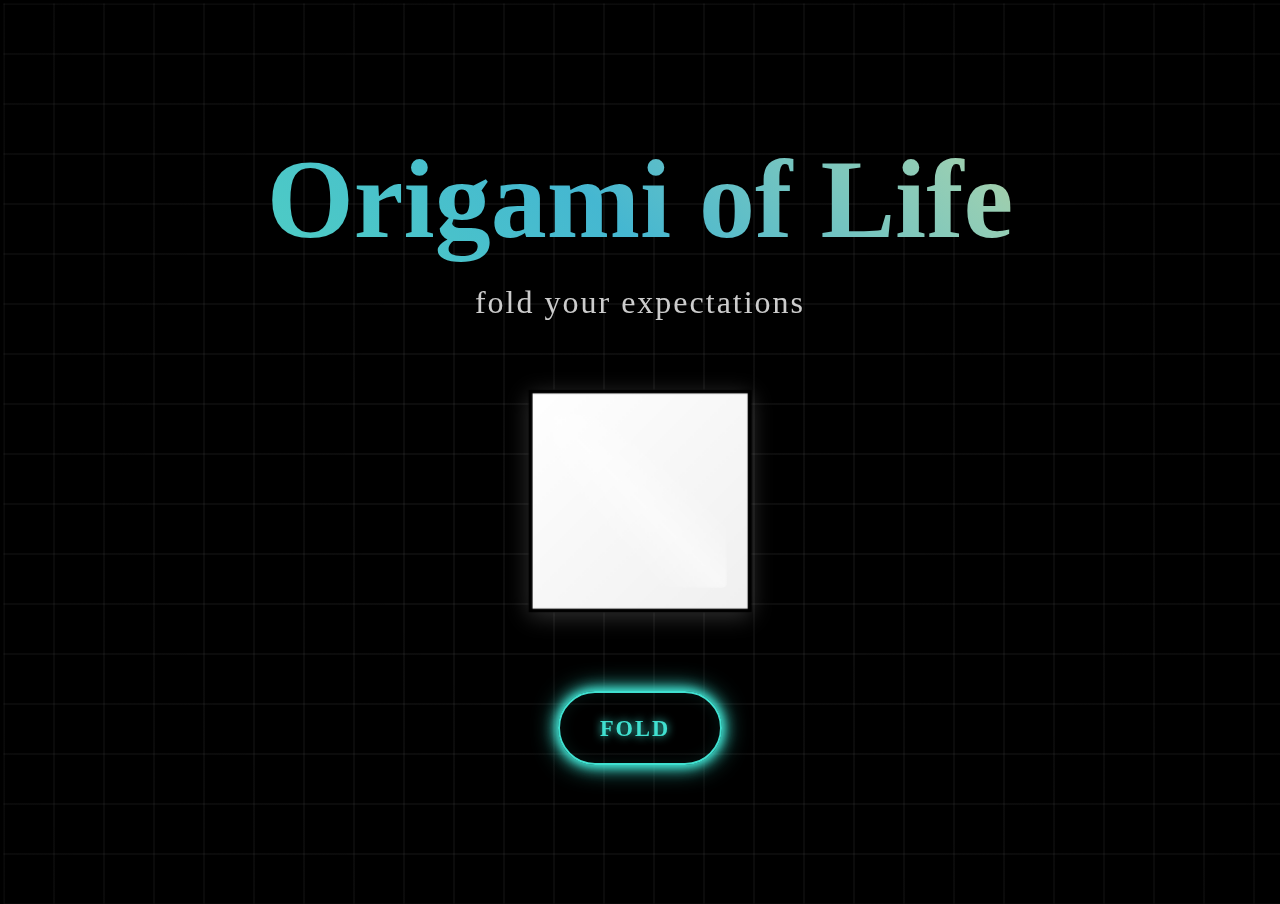
<file: index.html>
<!DOCTYPE html>
<html lang="en">
<head>
    <meta charset="UTF-8">
    <meta name="viewport" content="width=device-width, initial-scale=1.0">
    <title>Origami of Life</title>
    <link rel="stylesheet" href="style.css">
    <link href="https://fonts.googleapis.com/css2?family=Playfair+Display:wght@400;700;900&family=Inter:wght@300;400;500;600&display=swap" rel="stylesheet">
</head>
<body>
    <div class="grid-background">
        <div class="grid-overlay"></div>
    </div>
    
    <div class="container">
        <header class="header">
            <h1 class="title" id="title">
                <span class="title-text">Origami of Life</span>
            </h1>
            <p class="subtitle">fold your expectations</p>
        </header>
        
        <main class="content">
            <div class="origami-section">
                <div class="origami-container">
                    <div class="origami-paper" id="origamiPaper">
                        <div class="paper-face front"></div>
                        <div class="paper-face back"></div>
                        <div class="paper-face left"></div>
                        <div class="paper-face right"></div>
                        <div class="paper-face top"></div>
                        <div class="paper-face bottom"></div>
                    </div>
                </div>
                
                <div class="fold-button-container">
                    <button class="fold-btn" id="foldBtn">
                        <span class="fold-text">Fold</span>
                        <span class="fold-icon"></span>
                    </button>
                </div>
            </div>
        </main>
    </div>
    
    <script src="app.js"></script>
</body>
</html>
</file>
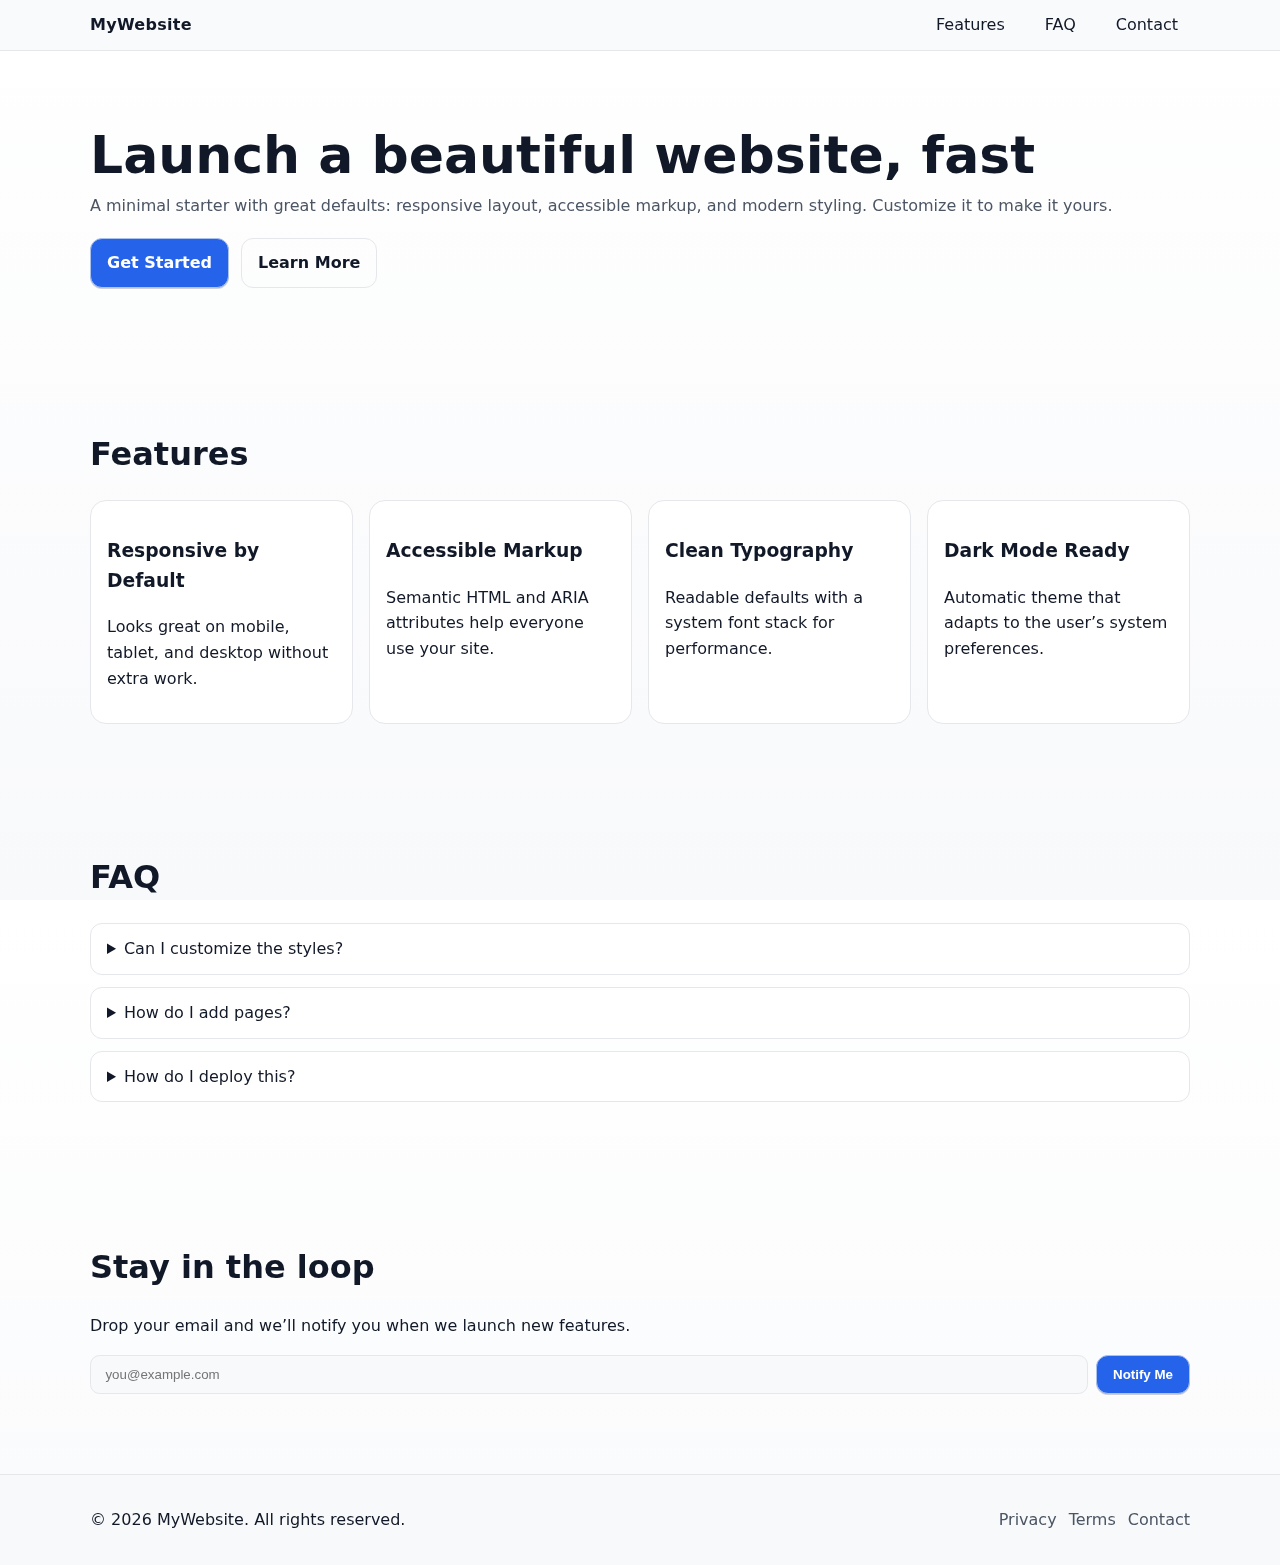
<file: website/index.html>
<!doctype html>
<html lang="en">
  <head>
    <meta charset="utf-8" />
    <meta name="viewport" content="width=device-width, initial-scale=1" />
    <title>My Website</title>
    <meta name="description" content="A clean, fast, and responsive starter website." />
    <link rel="stylesheet" href="styles.css" />
  </head>
  <body>
    <header class="site-header">
      <nav class="container nav">
        <a class="brand" href="#">MyWebsite</a>
        <button class="nav-toggle" aria-expanded="false" aria-controls="primary-navigation" aria-label="Toggle navigation">
          <span class="nav-toggle-bar"></span>
          <span class="nav-toggle-bar"></span>
          <span class="nav-toggle-bar"></span>
        </button>
        <ul id="primary-navigation" class="nav-links">
          <li><a href="#features">Features</a></li>
          <li><a href="#faq">FAQ</a></li>
          <li><a href="#contact">Contact</a></li>
        </ul>
      </nav>
    </header>

    <main>
      <section class="hero container">
        <div class="hero-content">
          <h1>Launch a beautiful website, fast</h1>
          <p class="subtitle">A minimal starter with great defaults: responsive layout, accessible markup, and modern styling. Customize it to make it yours.</p>
          <div class="actions">
            <a class="button button-primary" href="#contact">Get Started</a>
            <a class="button button-ghost" href="#features">Learn More</a>
          </div>
        </div>
      </section>

      <section id="features" class="section container">
        <h2 class="section-title">Features</h2>
        <div class="grid">
          <article class="card">
            <h3>Responsive by Default</h3>
            <p>Looks great on mobile, tablet, and desktop without extra work.</p>
          </article>
          <article class="card">
            <h3>Accessible Markup</h3>
            <p>Semantic HTML and ARIA attributes help everyone use your site.</p>
          </article>
          <article class="card">
            <h3>Clean Typography</h3>
            <p>Readable defaults with a system font stack for performance.</p>
          </article>
          <article class="card">
            <h3>Dark Mode Ready</h3>
            <p>Automatic theme that adapts to the user’s system preferences.</p>
          </article>
        </div>
      </section>

      <section id="faq" class="section container">
        <h2 class="section-title">FAQ</h2>
        <details class="faq-item">
          <summary>Can I customize the styles?</summary>
          <p>Yes. Edit <code>styles.css</code> to change colors, spacing, and components.</p>
        </details>
        <details class="faq-item">
          <summary>How do I add pages?</summary>
          <p>Create new HTML files and link to them in the navigation.</p>
        </details>
        <details class="faq-item">
          <summary>How do I deploy this?</summary>
          <p>You can host static sites on many platforms. See the README for quick deploy tips.</p>
        </details>
      </section>

      <section id="contact" class="section container cta">
        <h2 class="section-title">Stay in the loop</h2>
        <p>Drop your email and we’ll notify you when we launch new features.</p>
        <form id="contact-form" class="form">
          <label class="sr-only" for="email">Email</label>
          <input id="email" name="email" type="email" placeholder="you@example.com" required />
          <button type="submit" class="button button-primary">Notify Me</button>
        </form>
        <p id="form-message" class="form-message" role="status" aria-live="polite"></p>
      </section>
    </main>

    <footer class="site-footer">
      <div class="container footer-inner">
        <p>© <span id="year"></span> MyWebsite. All rights reserved.</p>
        <ul class="footer-links">
          <li><a href="#">Privacy</a></li>
          <li><a href="#">Terms</a></li>
          <li><a href="#contact">Contact</a></li>
        </ul>
      </div>
    </footer>

    <script src="script.js" defer></script>
  </body>
</html>
</file>
<file: website/styles.css>
:root {
  --bg: #0b0c10;
  --surface: #111218;
  --text: #e6e6e6;
  --muted: #b9bcc6;
  --primary: #6aa5ff;
  --primary-contrast: #06111f;
  --ring: #6aa5ff55;
  --border: #2a2d39;
  --card: #151726;
}

@media (prefers-color-scheme: light) {
  :root {
    --bg: #ffffff;
    --surface: #f8f9fb;
    --text: #111827;
    --muted: #4b5563;
    --primary: #2563eb;
    --primary-contrast: #ffffff;
    --ring: #2563eb44;
    --border: #e5e7eb;
    --card: #ffffff;
  }
}

* {
  box-sizing: border-box;
}

html, body {
  height: 100%;
}

body {
  margin: 0;
  font-family: ui-sans-serif, system-ui, -apple-system, "Segoe UI", Roboto, "Helvetica Neue", Arial, "Noto Sans", "Apple Color Emoji", "Segoe UI Emoji";
  color: var(--text);
  background: linear-gradient(180deg, var(--bg) 0%, var(--surface) 100%);
  line-height: 1.6;
}

.container {
  width: min(1100px, 92%);
  margin-inline: auto;
}

/* Header */
.site-header {
  position: sticky;
  top: 0;
  z-index: 50;
  backdrop-filter: saturate(180%) blur(12px);
  background: color-mix(in oklab, var(--surface) 80%, transparent);
  border-bottom: 1px solid var(--border);
}

.nav {
  display: flex;
  align-items: center;
  justify-content: space-between;
  padding: 0.75rem 0;
}

.brand {
  font-weight: 700;
  text-decoration: none;
  color: var(--text);
  letter-spacing: 0.3px;
}

.nav-links {
  display: flex;
  align-items: center;
  gap: 1rem;
  list-style: none;
  margin: 0;
  padding: 0;
}

.nav-links a {
  color: var(--text);
  text-decoration: none;
  padding: 0.5rem 0.75rem;
  border-radius: 0.5rem;
}

.nav-links a:hover,
.nav-links a:focus-visible {
  outline: none;
  background: var(--card);
}

.nav-toggle {
  display: none;
  background: transparent;
  border: 1px solid var(--border);
  color: var(--text);
  padding: 0.4rem 0.5rem;
  border-radius: 0.5rem;
}

.nav-toggle .nav-toggle-bar {
  display: block;
  width: 24px;
  height: 2px;
  background: var(--text);
  margin: 4px 0;
}

@media (max-width: 820px) {
  .nav-toggle { display: inline-flex; }
  .nav-links {
    position: absolute;
    inset: 60px 0 auto 0;
    background: var(--surface);
    border-bottom: 1px solid var(--border);
    padding: 0.75rem; 
    display: none;
    flex-direction: column;
  }
  .nav-links[data-open="true"] { display: flex; }
}

/* Hero */
.hero {
  padding: clamp(2rem, 6vw, 5rem) 0;
  display: grid;
  align-items: center;
}

.hero h1 {
  font-size: clamp(2rem, 4.2vw, 3.25rem);
  line-height: 1.1;
  margin: 0 0 0.5rem;
}

.subtitle {
  margin: 0 0 1.25rem;
  color: var(--muted);
}

.actions {
  display: flex;
  gap: 0.75rem;
  flex-wrap: wrap;
}

.button {
  display: inline-flex;
  align-items: center;
  justify-content: center;
  gap: 0.5rem;
  border-radius: 0.75rem;
  padding: 0.7rem 1rem;
  font-weight: 600;
  text-decoration: none;
  border: 1px solid var(--border);
}

.button-primary {
  color: var(--primary-contrast);
  background: var(--primary);
  border-color: color-mix(in oklab, var(--primary) 30%, var(--border));
  box-shadow: 0 1px 0 0 color-mix(in srgb, black 18%, transparent), 0 0 0 6px transparent;
}

.button-primary:hover,
.button-primary:focus-visible {
  filter: brightness(1.05);
  box-shadow: 0 1px 0 0 color-mix(in srgb, black 18%, transparent), 0 0 0 6px var(--ring);
}

.button-ghost {
  color: var(--text);
  background: transparent;
}

/* Sections */
.section {
  padding: clamp(2rem, 5vw, 4rem) 0;
}

.section-title {
  font-size: clamp(1.4rem, 3.5vw, 2rem);
  margin: 0 0 1.25rem;
}

.grid {
  display: grid;
  grid-template-columns: repeat(4, 1fr);
  gap: 1rem;
}

@media (max-width: 1024px) {
  .grid { grid-template-columns: repeat(2, 1fr); }
}

@media (max-width: 640px) {
  .grid { grid-template-columns: 1fr; }
}

.card {
  background: var(--card);
  border: 1px solid var(--border);
  border-radius: 1rem;
  padding: 1rem;
}

/* FAQ */
.faq-item {
  background: var(--card);
  border: 1px solid var(--border);
  border-radius: 0.75rem;
  padding: 0.75rem 1rem;
  margin: 0 0 0.75rem;
}

.faq-item summary {
  cursor: pointer;
}

/* CTA */
.cta .form {
  display: flex;
  gap: 0.5rem;
  flex-wrap: wrap;
}

.form input[type="email"] {
  flex: 1 1 260px;
  min-width: 220px;
  border: 1px solid var(--border);
  border-radius: 0.6rem;
  padding: 0.7rem 0.9rem;
  color: var(--text);
  background: var(--surface);
}

.form input[type="email"]:focus-visible {
  outline: 2px solid transparent;
  box-shadow: 0 0 0 6px var(--ring);
}

.form-message {
  color: var(--muted);
  margin-top: 0.75rem;
}

/* Footer */
.site-footer {
  border-top: 1px solid var(--border);
  background: var(--surface);
}

.footer-inner {
  display: flex;
  align-items: center;
  justify-content: space-between;
  gap: 1rem;
  padding: 1rem 0;
}

.footer-links {
  display: flex;
  gap: 0.75rem;
  list-style: none;
  margin: 0;
  padding: 0;
}

.footer-links a {
  color: var(--muted);
  text-decoration: none;
}

/* A11y */
.sr-only {
  position: absolute;
  width: 1px;
  height: 1px;
  padding: 0;
  margin: -1px;
  overflow: hidden;
  clip: rect(0, 0, 0, 0);
  white-space: nowrap;
  border: 0;
}
</file>
<file: style.css>
/* Reset and base styles */
* {
    margin: 0;
    padding: 0;
    box-sizing: border-box;
}

body {
    font-family: 'Times New Roman', serif;
    background: #000000;
    color: #ffffff;
    min-height: 100vh;
    overflow-x: hidden;
    position: relative;
}

/* Grid background */
.grid-background {
    position: fixed;
    top: 0;
    left: 0;
    width: 100%;
    height: 100%;
    background-image: 
        linear-gradient(rgba(255, 255, 255, 0.1) 1px, transparent 1px),
        linear-gradient(90deg, rgba(255, 255, 255, 0.1) 1px, transparent 1px);
    background-size: 50px 50px;
    z-index: -2;
}

.grid-overlay {
    position: absolute;
    top: 0;
    left: 0;
    width: 100%;
    height: 100%;
    background: radial-gradient(circle at 50% 50%, transparent 0%, rgba(0, 0, 0, 0.3) 100%);
    z-index: -1;
}

/* Container */
.container {
    position: relative;
    width: 100%;
    min-height: 100vh;
    display: flex;
    flex-direction: column;
    align-items: center;
    justify-content: center;
    padding: 20px;
    z-index: 1;
}

/* Header styles */
.header {
    text-align: center;
    margin-bottom: 80px;
    z-index: 10;
    width: 100%;
    max-width: 800px;
}

/* Moving gradient title */
.title {
    font-family: 'Times New Roman', serif;
    font-size: clamp(3.5rem, 9vw, 7rem);
    font-weight: 900;
    margin-bottom: 20px;
    position: relative;
    overflow: hidden;
    text-align: center;
    width: 100%;
}

.title-text {
    background: linear-gradient(
        45deg,
        #ff6b6b,
        #4ecdc4,
        #45b7d1,
        #96ceb4,
        #feca57,
        #ff9ff3,
        #54a0ff,
        #5f27cd,
        #00d2d3,
        #ff9f43
    );
    background-size: 400% 400%;
    -webkit-background-clip: text;
    -webkit-text-fill-color: transparent;
    background-clip: text;
    animation: gradientMove 8s ease-in-out infinite;
    display: inline-block;
    position: relative;
}

.title-text::before {
    content: '';
    position: absolute;
    top: 0;
    left: 0;
    right: 0;
    bottom: 0;
    background: linear-gradient(
        45deg,
        #ff6b6b,
        #4ecdc4,
        #45b7d1,
        #96ceb4,
        #feca57,
        #ff9ff3,
        #54a0ff,
        #5f27cd,
        #00d2d3,
        #ff9f43
    );
    background-size: 400% 400%;
    -webkit-background-clip: text;
    -webkit-text-fill-color: transparent;
    background-clip: text;
    animation: gradientMove 8s ease-in-out infinite reverse;
    opacity: 0.3;
    filter: blur(2px);
    z-index: -1;
}

@keyframes gradientMove {
    0% {
        background-position: 0% 50%;
    }
    25% {
        background-position: 100% 50%;
    }
    50% {
        background-position: 100% 100%;
    }
    75% {
        background-position: 0% 100%;
    }
    100% {
        background-position: 0% 50%;
    }
}

.subtitle {
    font-size: clamp(1.4rem, 3.5vw, 2rem);
    color: #ffffff;
    font-weight: 300;
    letter-spacing: 2px;
    text-transform: lowercase;
    opacity: 0.8;
    animation: subtitleGlow 3s ease-in-out infinite alternate;
    text-align: center;
    width: 100%;
    font-family: 'Times New Roman', serif;
}

@keyframes subtitleGlow {
    0% {
        text-shadow: 0 0 5px rgba(255, 255, 255, 0.3);
    }
    100% {
        text-shadow: 0 0 20px rgba(255, 255, 255, 0.6);
    }
}

/* Content */
.content {
    width: 100%;
    max-width: 800px;
    text-align: center;
}

/* Origami section */
.origami-section {
    display: flex;
    flex-direction: column;
    align-items: center;
    gap: 50px;
}

.origami-container {
    perspective: 1000px;
    width: 200px;
    height: 200px;
    margin: 0 auto;
}

.origami-paper {
    position: relative;
    width: 100%;
    height: 100%;
    transform-style: preserve-3d;
    animation: autoRotate 12s linear infinite;
    cursor: pointer;
}

@keyframes autoRotate {
    0% {
        transform: rotateY(0deg) rotateX(0deg);
    }
    16.66% {
        transform: rotateY(90deg) rotateX(0deg);
    }
    33.33% {
        transform: rotateY(180deg) rotateX(0deg);
    }
    50% {
        transform: rotateY(270deg) rotateX(0deg);
    }
    66.66% {
        transform: rotateY(0deg) rotateX(90deg);
    }
    83.33% {
        transform: rotateY(0deg) rotateX(180deg);
    }
    100% {
        transform: rotateY(0deg) rotateX(0deg);
    }
}

.origami-paper:hover {
    animation-play-state: paused;
    transform: scale(1.05);
}

.paper-face {
    position: absolute;
    width: 100%;
    height: 100%;
    background: 
        linear-gradient(135deg, #ffffff, #f0f0f0),
        repeating-linear-gradient(
            0deg,
            transparent,
            transparent 8px,
            rgba(0, 0, 0, 0.1) 8px,
            rgba(0, 0, 0, 0.1) 9px
        ),
        repeating-linear-gradient(
            90deg,
            transparent,
            transparent 8px,
            rgba(0, 0, 0, 0.1) 8px,
            rgba(0, 0, 0, 0.1) 9px
        );
    border: 3px solid #000000;
    display: flex;
    align-items: center;
    justify-content: center;
    font-size: 24px;
    color: #000000;
    font-weight: bold;
    backface-visibility: hidden;
    box-shadow: 
        0 4px 20px rgba(255, 255, 255, 0.2),
        inset 0 0 20px rgba(255, 255, 255, 0.1),
        0 0 0 1px rgba(0, 0, 0, 0.5);
    transition: all 0.3s ease;
}

.paper-face::before {
    content: '';
    position: absolute;
    top: 10%;
    left: 10%;
    right: 10%;
    bottom: 10%;
    background: linear-gradient(45deg, transparent 30%, rgba(255, 255, 255, 0.5) 50%, transparent 70%);
    border-radius: 4px;
}

.front { transform: rotateY(0deg) translateZ(100px); }
.back { transform: rotateY(180deg) translateZ(100px); }
.left { transform: rotateY(-90deg) translateZ(100px); }
.right { transform: rotateY(90deg) translateZ(100px); }
.top { transform: rotateX(90deg) translateZ(100px); }
.bottom { transform: rotateX(-90deg) translateZ(100px); }

/* Quote container */
.quote-container {
    max-width: 600px;
    margin: 0 auto;
    padding: 40px;
    background: rgba(255, 255, 255, 0.05);
    border-radius: 20px;
    box-shadow: 0 8px 32px rgba(255, 255, 255, 0.1);
    backdrop-filter: blur(10px);
    border: 1px solid rgba(255, 255, 255, 0.1);
    transition: all 0.5s ease;
}

.quote-container:hover {
    transform: translateY(-5px);
    box-shadow: 0 12px 40px rgba(255, 255, 255, 0.15);
    background: rgba(255, 255, 255, 0.08);
}

.quote {
    font-family: 'Playfair Display', serif;
    font-size: clamp(1.3rem, 3.5vw, 1.8rem);
    font-style: italic;
    color: #ffffff;
    line-height: 1.6;
    margin-bottom: 20px;
    position: relative;
}

.quote::before {
    content: '"';
    font-size: 4rem;
    color: #ffffff;
    position: absolute;
    top: -15px;
    left: -25px;
    font-family: serif;
    opacity: 0.3;
}

.quote-author {
    font-size: 1rem;
    color: #ffffff;
    font-style: normal;
    font-weight: 500;
    opacity: 0.7;
    letter-spacing: 1px;
}

/* Quote animations */
.quote-fade-in {
    animation: quoteFadeIn 0.8s ease-out;
}

@keyframes quoteFadeIn {
    0% {
        opacity: 0;
        transform: translateY(30px);
    }
    100% {
        opacity: 1;
        transform: translateY(0);
    }
}

/* Particle effects */
.particle {
    position: absolute;
    width: 4px;
    height: 4px;
    background: linear-gradient(135deg, #ffffff, #f0f0f0);
    border-radius: 50%;
    pointer-events: none;
    z-index: 10;
    opacity: 0;
    box-shadow: 0 0 10px rgba(255, 255, 255, 0.8);
}

/* Fold button container */
.fold-button-container {
    display: flex;
    justify-content: center;
    align-items: center;
    margin-top: 40px;
}

.fold-btn {
    background: transparent;
    color: #40e0d0;
    border: 2px solid #40e0d0;
    padding: 20px 40px;
    font-size: 1.4rem;
    font-weight: 600;
    border-radius: 50px;
    cursor: pointer;
    transition: all 0.3s ease;
    font-family: 'Times New Roman', serif;
    text-transform: uppercase;
    letter-spacing: 2px;
    position: relative;
    overflow: hidden;
    box-shadow: 
        0 0 8px #40e0d0,
        0 0 15px #40e0d0,
        0 0 25px #40e0d0,
        inset 0 0 15px rgba(64, 224, 208, 0.1);
    animation: neonPulse 2s ease-in-out infinite;
    text-shadow: 0 0 8px #40e0d0;
}

.fold-btn::before {
    content: '';
    position: absolute;
    top: 0;
    left: -100%;
    width: 100%;
    height: 100%;
    background: linear-gradient(90deg, transparent, rgba(64, 224, 208, 0.3), transparent);
    transition: left 0.5s;
}

.fold-btn:hover {
    transform: translateY(-5px) scale(1.05);
    box-shadow: 
        0 0 15px #40e0d0,
        0 0 30px #40e0d0,
        0 0 45px #40e0d0,
        inset 0 0 15px rgba(64, 224, 208, 0.2);
    text-shadow: 0 0 15px #40e0d0;
    border-color: #40e0d0;
    color: #ffffff;
}

.fold-btn:hover::before {
    left: 100%;
}

.fold-btn:active {
    transform: translateY(-2px) scale(1.02);
    box-shadow: 
        0 0 12px #40e0d0,
        0 0 25px #40e0d0,
        0 0 35px #40e0d0;
}

.fold-text {
    margin-right: 10px;
    position: relative;
    z-index: 1;
    font-family: 'Times New Roman', serif;
    font-size: 1.4rem;
}

.fold-icon {
    font-size: 1.6rem;
    position: relative;
    z-index: 1;
    animation: iconBounce 2s ease-in-out infinite;
    filter: drop-shadow(0 0 4px #40e0d0);
}

@keyframes neonPulse {
    0%, 100% {
        box-shadow: 
            0 0 8px #40e0d0,
            0 0 15px #40e0d0,
            0 0 25px #40e0d0,
            inset 0 0 15px rgba(64, 224, 208, 0.1);
        text-shadow: 0 0 8px #40e0d0;
    }
    50% {
        box-shadow: 
            0 0 12px #40e0d0,
            0 0 25px #40e0d0,
            0 0 35px #40e0d0,
            inset 0 0 15px rgba(64, 224, 208, 0.15);
        text-shadow: 0 0 12px #40e0d0;
    }
}

@keyframes iconBounce {
    0%, 100% {
        transform: scale(1);
        filter: drop-shadow(0 0 4px #40e0d0);
    }
    50% {
        transform: scale(1.1);
        filter: drop-shadow(0 0 6px #40e0d0);
    }
}

@keyframes gradientBorder {
    0% {
        background-position: 0% 50%;
    }
    25% {
        background-position: 100% 50%;
    }
    50% {
        background-position: 100% 100%;
    }
    75% {
        background-position: 0% 100%;
    }
    100% {
        background-position: 0% 50%;
    }
}

/* Responsive design */
@media (max-width: 768px) {
    .container {
        padding: 15px;
    }
    
    .origami-container {
        width: 150px;
        height: 150px;
    }
    
    .paper-face {
        font-size: 18px;
    }
    
    .front, .back, .left, .right, .top, .bottom {
        transform: translateZ(75px);
    }
    
    .front { transform: rotateY(0deg) translateZ(75px); }
    .back { transform: rotateY(180deg) translateZ(75px); }
    .left { transform: rotateY(-90deg) translateZ(75px); }
    .right { transform: rotateY(90deg) translateZ(75px); }
    .top { transform: rotateX(90deg) translateZ(75px); }
    .bottom { transform: rotateX(-90deg) translateZ(75px); }
    
    .fold-btn {
        padding: 15px 30px;
        font-size: 1rem;
    }
    
    .grid-background {
        background-size: 30px 30px;
    }
}

@media (max-width: 480px) {
    .origami-container {
        width: 120px;
        height: 120px;
    }
    
    .paper-face {
        font-size: 14px;
    }
    
    .front, .back, .left, .right, .top, .bottom {
        transform: translateZ(60px);
    }
    
    .front { transform: rotateY(0deg) translateZ(60px); }
    .back { transform: rotateY(180deg) translateZ(60px); }
    .left { transform: rotateY(-90deg) translateZ(60px); }
    .right { transform: rotateY(90deg) translateZ(60px); }
    .top { transform: rotateX(90deg) translateZ(60px); }
    .bottom { transform: rotateX(-90deg) translateZ(60px); }
    
    .header {
        margin-bottom: 60px;
    }
    
    .origami-section {
        gap: 40px;
    }
    
    .grid-background {
        background-size: 25px 25px;
    }
    
    .fold-btn {
        padding: 12px 25px;
        font-size: 0.9rem;
    }
}

/* Smooth scrolling */
html {
    scroll-behavior: smooth;
}

/* Focus styles for accessibility */
.origami-paper:focus {
    outline: 2px solid #ffffff;
    outline-offset: 4px;
}

/* Print styles */
@media print {
    .container {
        background: white;
        color: black;
    }
    
    .grid-background {
        display: none;
    }
}
</file>
